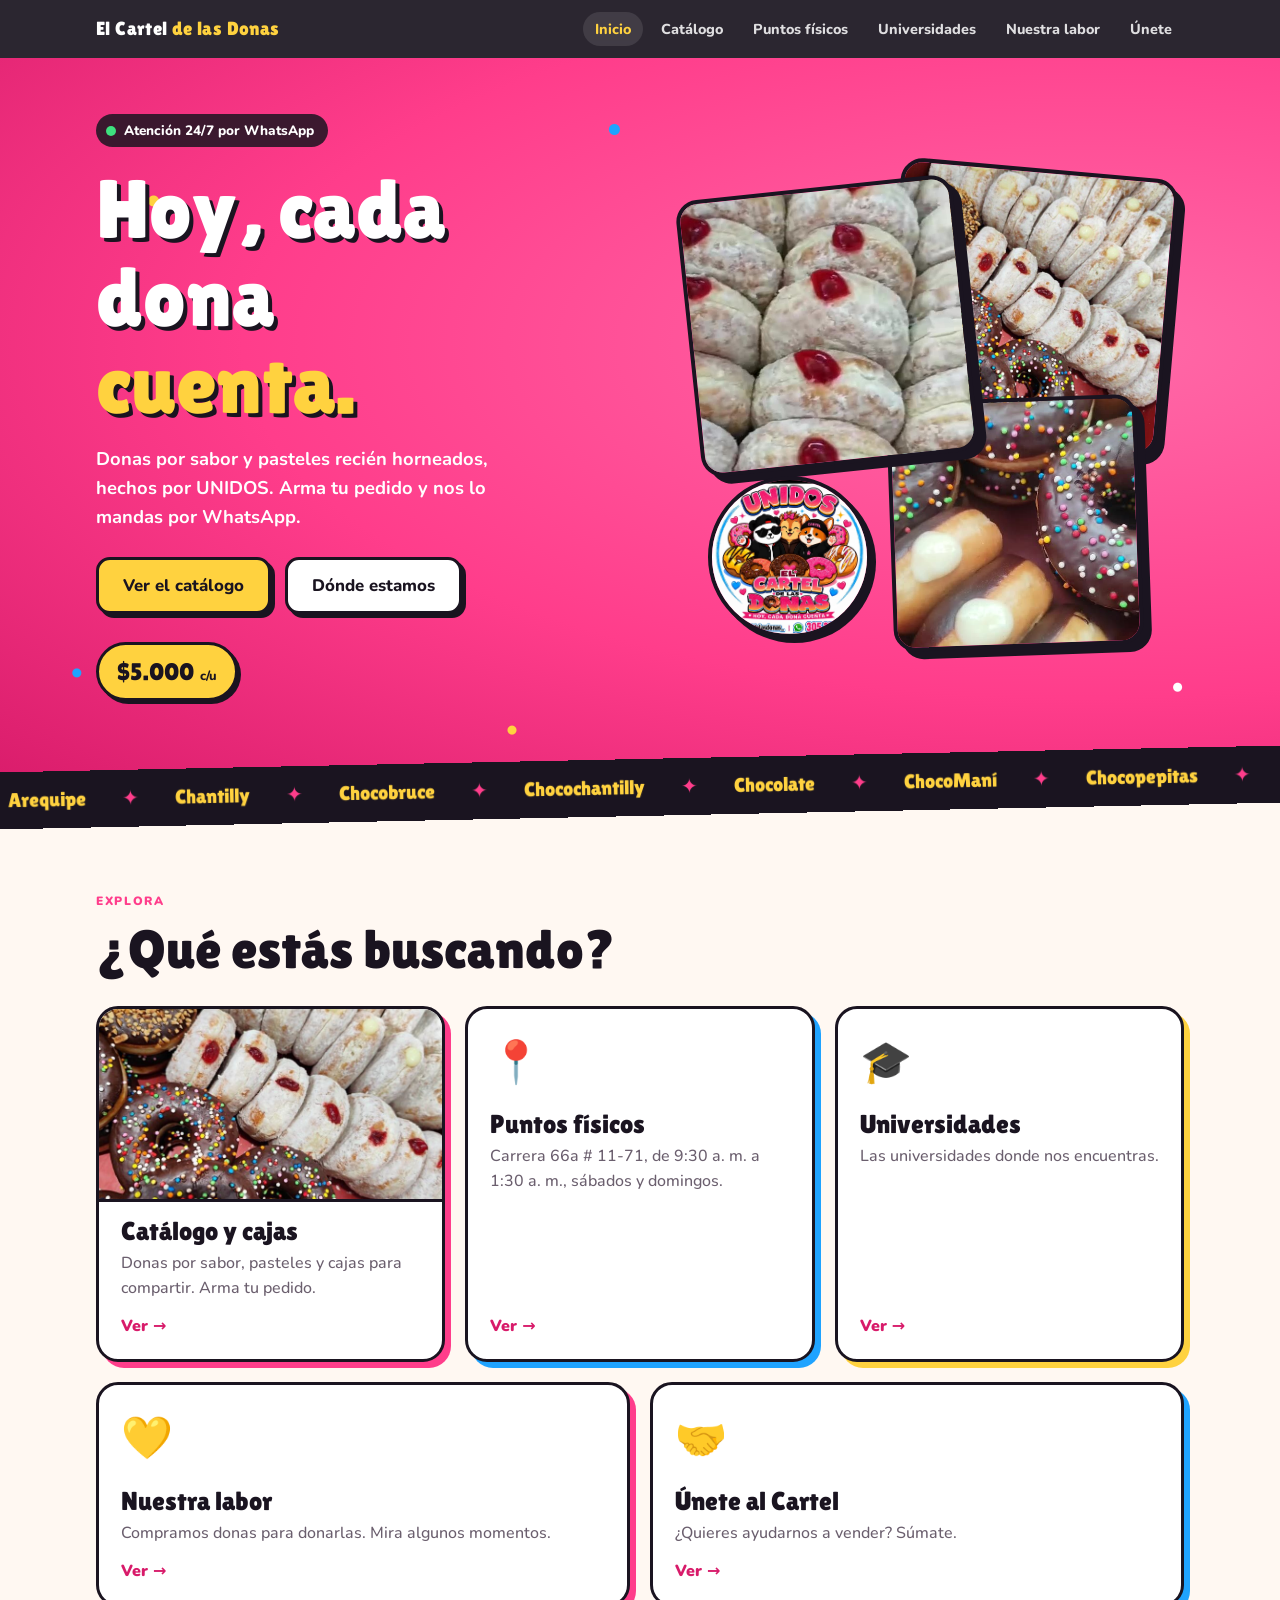
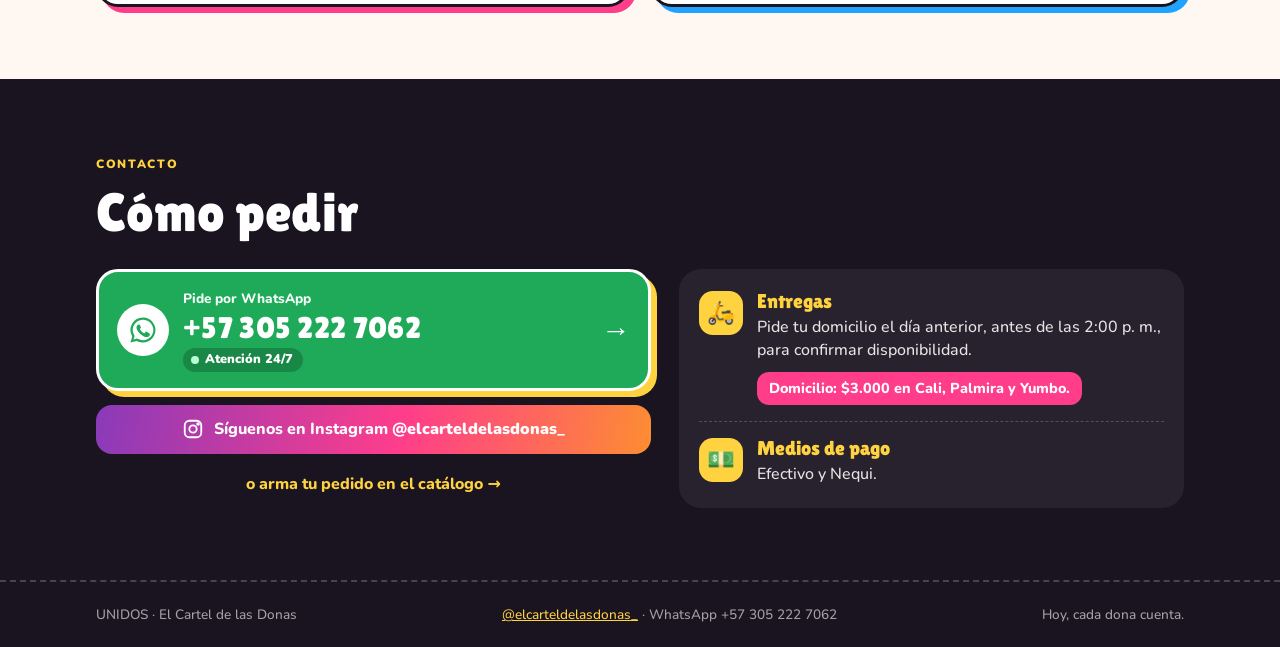
<file: index.html>
<!doctype html>
<html lang="es">
<head>
<meta charset="utf-8">
<meta name="viewport" content="width=device-width, initial-scale=1, viewport-fit=cover">
<title>El Cartel de las Donas</title>
<meta name="claude:viewport-fit-sides" content="cover">
<meta name="description" content="UNIDOS, El Cartel de las Donas. Donas por sabor y pasteles a $5.000 cada uno y cajas para compartir. Haz tu pedido por WhatsApp.">
<link rel="preconnect" href="https://fonts.googleapis.com">
<link rel="preconnect" href="https://fonts.gstatic.com" crossorigin>
<link rel="stylesheet" href="https://fonts.googleapis.com/css2?family=Lilita+One&family=Nunito:wght@500;700;800;900&display=swap">
<link rel="stylesheet" href="estilos.css">
<script>document.documentElement.classList.add("js");</script>
</head>
<body>
<header class="top"></header>

<main>
  <div class="hero">
    <div class="wrap">
      <div class="hero-texto">
        <span class="etiqueta-hero"><span class="punto-vivo" aria-hidden="true"></span> Atención 24/7 por WhatsApp</span>
        <h1>Hoy, cada dona <em>cuenta.</em></h1>
        <p>Donas por sabor y pasteles recién horneados, hechos por UNIDOS. Arma tu pedido y nos lo mandas por WhatsApp.</p>
        <div class="ctas">
          <a class="btn grande amarillo" href="cajas.html">Ver el catálogo</a>
          <a class="btn grande" href="puntos.html">Dónde estamos</a>
        </div>
        <span class="precio-sello">$5.000 <small>c/u</small></span>
      </div>
      <div class="collage" aria-label="Fotos de nuestras donas y pasteles">
        <video class="c1" src="img/donas-rellenas-video.mp4" poster="img/donas-rellenas-video.jpg" autoplay muted loop playsinline preload="metadata" aria-label="Video: bandejas de donas rellenas de fresa, chocolate y arequipe"></video>
        <img class="c2" src="img/caja-x30.jpg" alt="Donas con chocolate y chispas junto a donas rellenas" width="720" height="720" loading="lazy">
        <video class="c3" src="img/donas-chocolate-video.mp4" poster="img/donas-chocolate-video.jpg" autoplay muted loop playsinline preload="metadata" aria-label="Video: donas con chocolate y chispas de colores"></video>
        <img class="logo-flotante" src="img/logo.png" alt="Logo de UNIDOS, El Cartel de las Donas: un panda, una ardilla y un corgi rodeados de donas" width="335" height="332">
      </div>
    </div>
  </div>

  <div class="cinta" aria-hidden="true"><div class="cinta-track" id="cinta"></div></div>

  <section>
    <div class="wrap">
      <header class="cabeza reveal">
        <div class="eyebrow">Explora</div>
        <h2>¿Qué estás buscando?</h2>
      </header>
      <div class="tarjetas-portada" id="tarjetas"></div>
    </div>
  </section>

  <section class="info" id="contacto">
    <div class="wrap">
      <header class="cabeza reveal">
        <div class="eyebrow">Contacto</div>
        <h2>Cómo pedir</h2>
      </header>
      <div class="pedir">
        <div class="pedir-acciones">
          <a class="pedir-wa reveal" id="pedir-wa" target="_blank" rel="noopener">
            <span class="pedir-ico"><span class="ico-wa" aria-hidden="true"></span></span>
            <span class="pedir-txt">
              <small>Pide por WhatsApp</small>
              <strong id="num-pedidos"></strong>
              <em><i class="punto-vivo" aria-hidden="true"></i> <span id="pedir-atencion"></span></em>
            </span>
            <span class="pedir-flecha" aria-hidden="true">→</span>
          </a>
          <a class="pedir-ig reveal" id="link-ig" target="_blank" rel="noopener">
            <span class="ico-ig" aria-hidden="true"></span>
            <span>Síguenos en Instagram <b id="ig-usuario"></b></span>
          </a>
          <a class="pedir-catalogo reveal" href="cajas.html">o arma tu pedido en el catálogo →</a>
        </div>
        <ul class="pedir-datos reveal">
          <li>
            <span class="dato-ico" aria-hidden="true">🛵</span>
            <div>
              <h3>Entregas</h3>
              <p id="info-entregas"></p>
              <p class="chip-domicilio" id="info-domicilio"></p>
            </div>
          </li>
          <li>
            <span class="dato-ico" aria-hidden="true">💵</span>
            <div>
              <h3>Medios de pago</h3>
              <p id="info-pagos"></p>
              <span class="pendiente" id="pagos-pendiente"></span>
            </div>
          </li>
        </ul>
      </div>
    </div>
  </section>
</main>

<footer class="pie"></footer>
<script src="datos.js"></script>
<script src="sitio.js"></script>
<script>
  // Tarjetas de la portada: cada una lleva a su página.
  const TARJETAS = [
    { href: "cajas.html", titulo: "Catálogo y cajas", texto: "Donas por sabor, pasteles y cajas para compartir. Arma tu pedido.", img: "img/caja-x30.jpg", color: "rosa" },
    { href: "puntos.html", titulo: "Puntos físicos", texto: "Carrera 66a # 11-71, de 9:30 a. m. a 1:30 a. m., sábados y domingos.", icono: "📍", color: "azul" },
    { href: "universidades.html", titulo: "Universidades", texto: "Las universidades donde nos encuentras.", icono: "🎓", color: "amarillo" },
    { href: "donaciones.html", titulo: "Nuestra labor", texto: "Compramos donas para donarlas. Mira algunos momentos.", icono: "💛", color: "rosa" },
    { href: "unete.html", titulo: UNETE.titulo, texto: "¿Quieres ayudarnos a vender? Súmate.", icono: "🤝", color: "azul" }
  ];
  $("tarjetas").innerHTML = TARJETAS.map((t, i) => `
    <a class="tarjeta-portada t-${t.color}${t.img ? " con-foto" : ""} reveal" href="${t.href}" style="--d:${i * 70}ms">
      ${t.img ? `<img src="${t.img}" alt="" loading="lazy">` : `<span class="t-icono" aria-hidden="true">${t.icono}</span>`}
      <span class="t-cuerpo">
        <strong>${esc(t.titulo)}</strong>
        <span>${esc(t.texto)}</span>
        <span class="t-ir" aria-hidden="true">Ver →</span>
      </span>
    </a>`).join("");
  const sabores = SABORES.map(s => `<span>${esc(s)}</span>`).join("");
  $("cinta").innerHTML = `<div class="cinta-grupo">${sabores}</div><div class="cinta-grupo">${sabores}</div>`;
  $("num-pedidos").textContent = WHATSAPP_PEDIDOS_VISIBLE;
  $("pedir-wa").href = waLink(WHATSAPP_PEDIDOS, "¡Hola! Quiero hacer un pedido 🍩");
  $("pedir-atencion").textContent = AVISO_ATENCION;
  $("link-ig").href = "https://instagram.com/" + INSTAGRAM;
  $("ig-usuario").textContent = "@" + INSTAGRAM;
  $("info-entregas").textContent = AVISO_ENTREGAS;
  $("info-domicilio").textContent = DOMICILIO;
  $("info-pagos").textContent = PAGOS_TEXTO;
  if (PAGOS_PENDIENTE) $("pagos-pendiente").textContent = PAGOS_PENDIENTE; else $("pagos-pendiente").remove();
  animarEntradas();
</script>
<script>if (matchMedia("(prefers-reduced-motion: reduce)").matches) { document.querySelectorAll(".collage video").forEach(v => { v.removeAttribute("autoplay"); v.pause(); }); }</script>
</body>
</html>
</file>
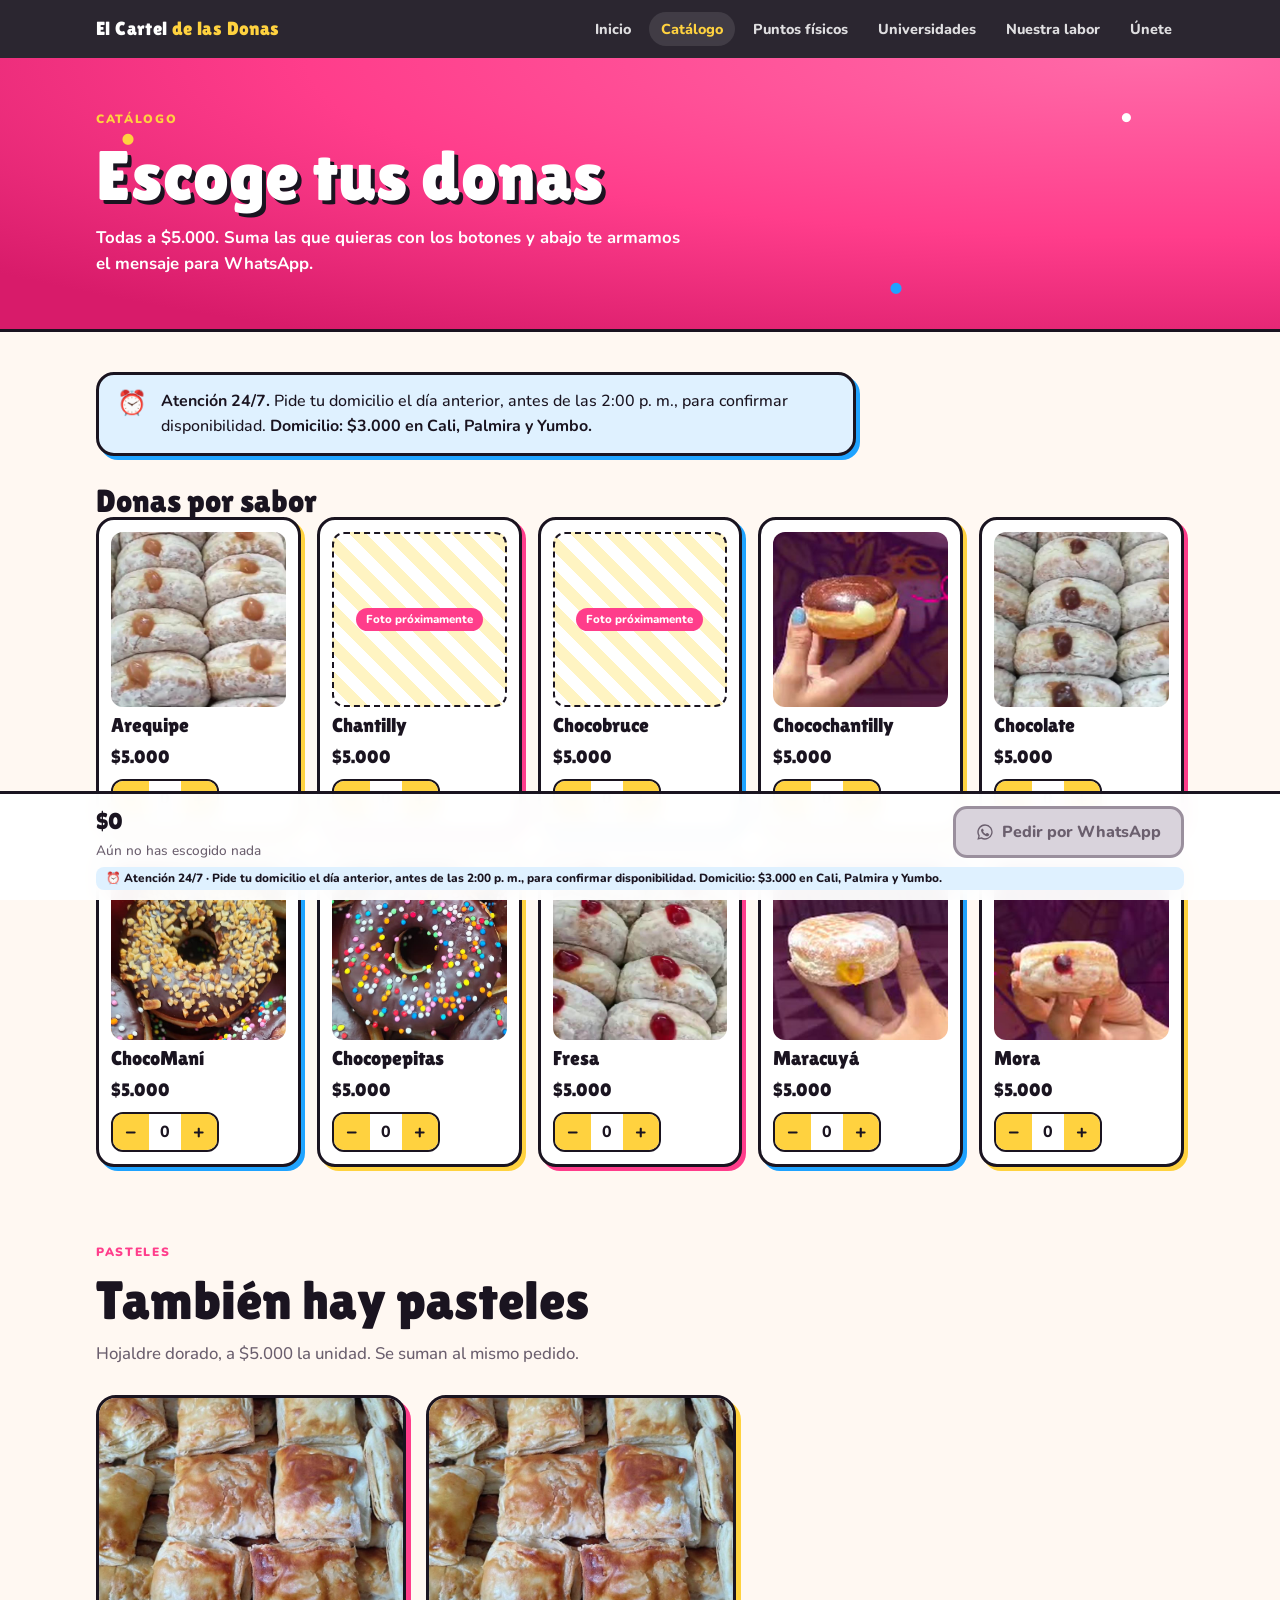
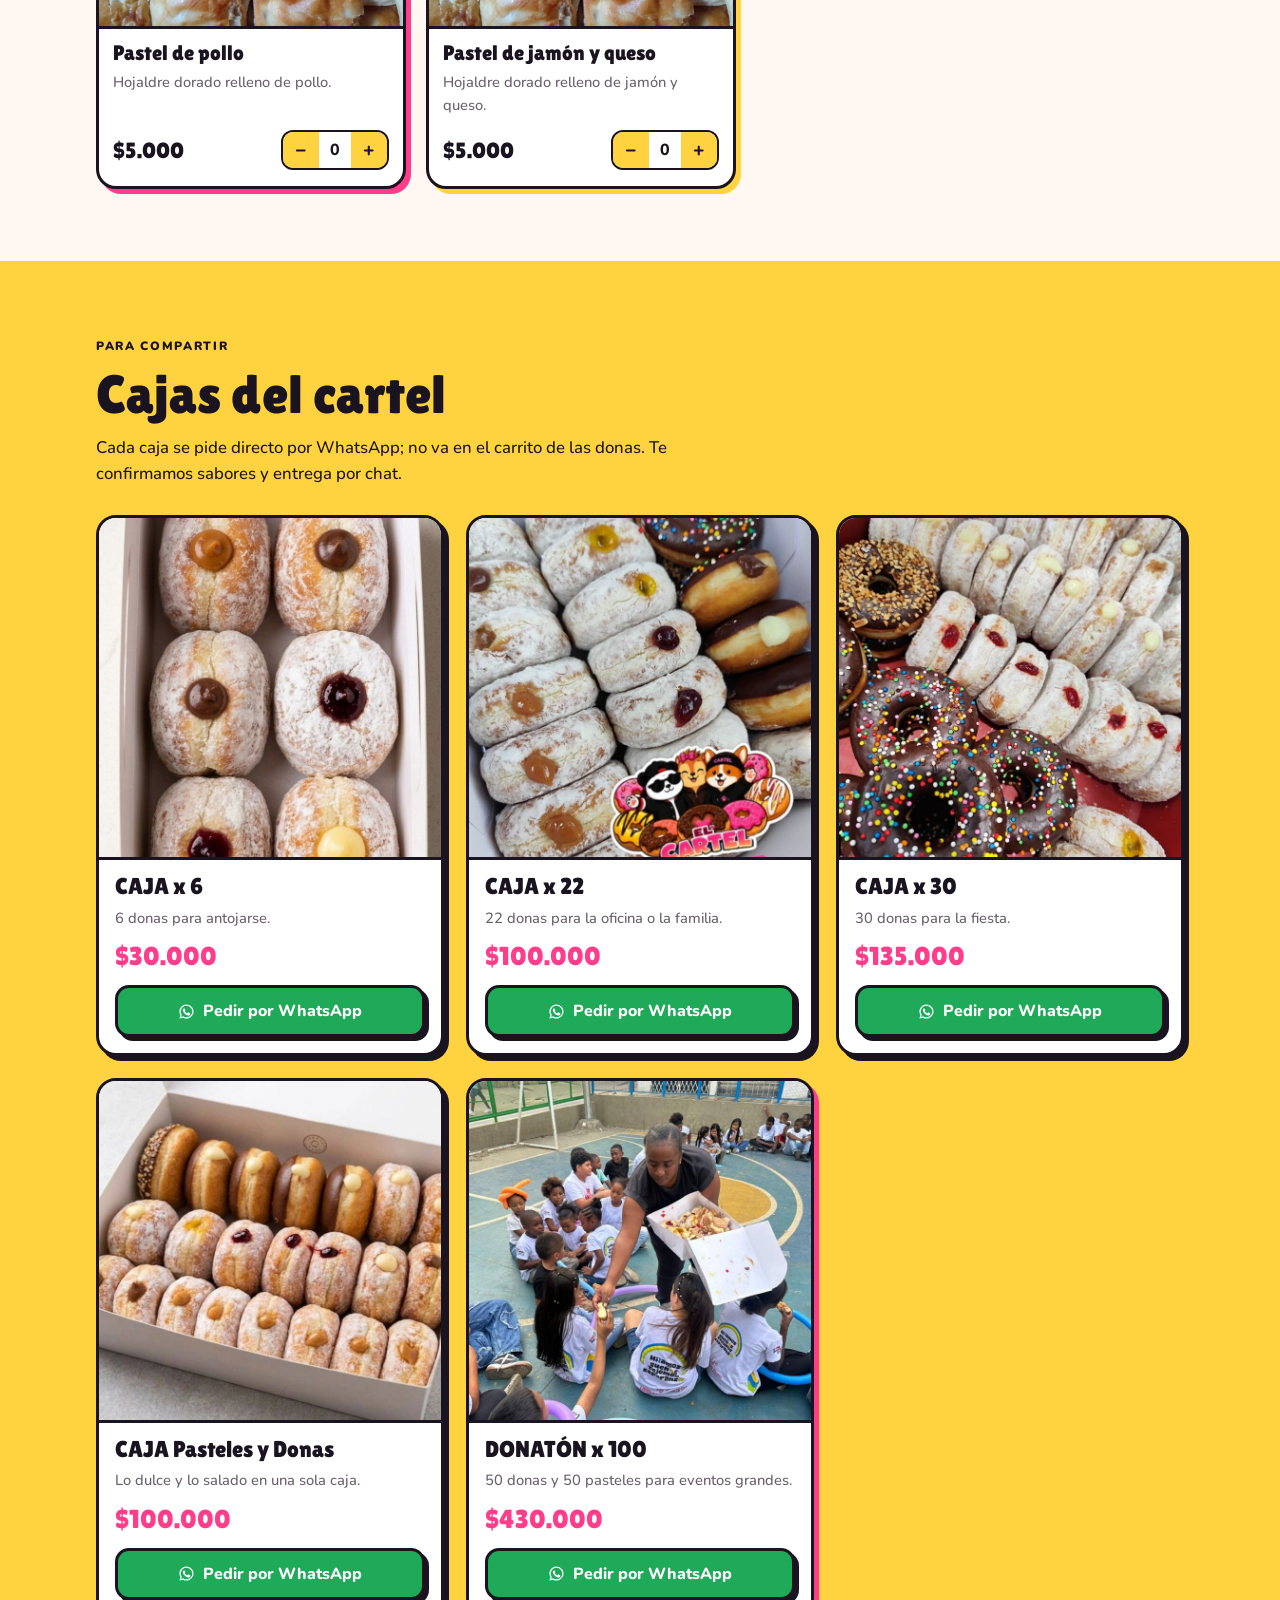
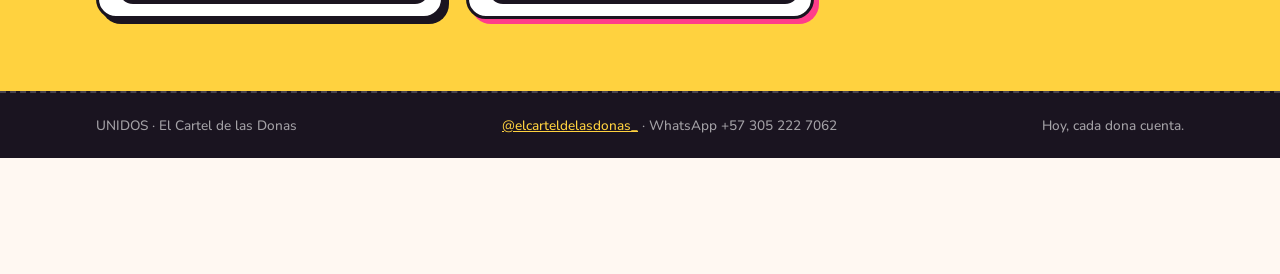
<file: cajas.html>
<!doctype html>
<html lang="es">
<head>
<meta charset="utf-8">
<meta name="viewport" content="width=device-width, initial-scale=1, viewport-fit=cover">
<title>Catálogo · El Cartel de las Donas</title>
<meta name="claude:viewport-fit-sides" content="cover">
<meta name="description" content="Catálogo de El Cartel de las Donas: donas por sabor y pasteles a $5.000, y cajas para compartir. Pide por WhatsApp.">
<link rel="preconnect" href="https://fonts.googleapis.com">
<link rel="preconnect" href="https://fonts.gstatic.com" crossorigin>
<link rel="stylesheet" href="https://fonts.googleapis.com/css2?family=Lilita+One&family=Nunito:wght@500;700;800;900&display=swap">
<link rel="stylesheet" href="estilos.css">
<script>document.documentElement.classList.add("js");</script>
</head>
<body class="con-pedido">
<header class="top"></header>

  <div class="pagina-cabeza ">
    <div class="wrap">
      <div class="eyebrow">Catálogo</div>
      <h1>Escoge tus donas</h1>
      <p class="lead">Todas a $5.000. Suma las que quieras con los botones y abajo te armamos el mensaje para WhatsApp.</p>
    </div>
  </div>
<main>
  <section class="sin-arriba">
    <div class="wrap">
      <div class="aviso-entregas reveal" id="aviso-catalogo"></div>
      <h2 class="sub reveal">Donas por sabor</h2>
      <div class="sabores" id="lista-sabores"></div>
    </div>
  </section>

  <section class="sin-arriba">
    <div class="wrap">
      <header class="cabeza reveal">
        <div class="eyebrow">Pasteles</div>
        <h2>También hay pasteles</h2>
        <p class="lead">Hojaldre dorado, a $5.000 la unidad. Se suman al mismo pedido.</p>
      </header>
      <div class="catalogo dos" id="lista-pasteles"></div>
    </div>
  </section>

  <section class="cajas-sec" id="cajas">
    <div class="wrap">
      <header class="cabeza reveal">
        <div class="eyebrow">Para compartir</div>
        <h2>Cajas del cartel</h2>
        <p class="lead">Cada caja se pide directo por WhatsApp; no va en el carrito de las donas. Te confirmamos sabores y entrega por chat.</p>
      </header>
      <div class="cajas" id="lista-cajas"></div>
    </div>
  </section>
</main>

<div class="pedido" role="region" aria-label="Tu pedido">
  <div class="wrap">
    <div class="resumen" aria-live="polite">
      <strong id="total">$0</strong>
      <span id="detalle">Aún no has escogido nada</span>
    </div>
    <button type="button" class="btn wa" id="enviar" disabled><span class="ico-wa" aria-hidden="true"></span> Pedir por WhatsApp</button>
    <small class="aviso-mini" id="aviso-barra"></small>
  </div>
</div>

<footer class="pie"></footer>
<script src="datos.js"></script>
<script src="sitio.js"></script>
<script>
  $("aviso-catalogo").innerHTML = `<span class="aviso-ico" aria-hidden="true">⏰</span><div><strong>${esc(AVISO_ATENCION)}.</strong> ${esc(AVISO_ENTREGAS)} <strong>${esc(DOMICILIO)}</strong></div>`;
  $("aviso-barra").textContent = `${AVISO_ATENCION} · ${AVISO_ENTREGAS} ${DOMICILIO}`;

  const sabores = SABORES.map(s => ({ id: "sabor-" + s.toLowerCase().normalize("NFD").replace(/[^a-z]/g, ""), sabor: s, nombre: "Dona de " + s, img: FOTOS[s] }));
  const PRODUCTOS = [...sabores, ...PASTELES];
  const cant = Object.fromEntries(PRODUCTOS.map(p => [p.id, 0]));
  const stepper = p => `
          <div class="stepper">
            <button type="button" data-id="${p.id}" data-d="-1" aria-label="Quitar una: ${p.nombre}">−</button>
            <output id="q-${p.id}">0</output>
            <button type="button" data-id="${p.id}" data-d="1" aria-label="Agregar una: ${p.nombre}">+</button>
          </div>`;
  $("lista-sabores").innerHTML = sabores.map((p, i) => `
    <article class="sabor-card reveal" id="card-${p.id}" style="--d:${(i % 5) * 60}ms">
      ${p.img ? `<img src="${p.img}" alt="${p.nombre}" loading="lazy">` : `<div class="foto-sabor" aria-hidden="true"><span>Foto próximamente</span></div>`}
      <h3>${p.sabor}</h3>
      <div class="fila"><span class="precio">${pesos(PRECIO)}</span>${stepper(p)}</div>
    </article>`).join("");
  $("lista-pasteles").innerHTML = PASTELES.map((p, i) => `
    <article class="dona pastel reveal" id="card-${p.id}" style="--d:${i * 80}ms">
      <div class="dona-foto"><img src="${p.img}" alt="${p.nombre}" loading="lazy"></div>
      <div class="dona-body">
        <h3>${p.nombre}</h3>
        <p>${p.desc}</p>
        <div class="fila"><span class="precio">${pesos(PRECIO)}</span>${stepper(p)}</div>
      </div>
    </article>`).join("");
  $("lista-cajas").innerHTML = CAJAS.map((c, i) => `
    <article class="caja${c.destacada ? " destacada" : ""} reveal" style="--d:${(i % 3) * 70}ms">
      <img src="${c.img}" alt="${c.nombre}" loading="lazy">
      <div class="caja-body">
        <h3>${c.nombre}</h3>
        <p>${c.desc}</p>
        <span class="precio">${pesos(c.precio)}</span>
        <a class="btn wa" href="${waLink(WHATSAPP_PEDIDOS, "Quiero pedir " + c.nombre)}" target="_blank" rel="noopener"><span class="ico-wa" aria-hidden="true"></span> Pedir por WhatsApp</a>
      </div>
    </article>`).join("");

  const reiniciar = (el, clase) => { el.classList.remove(clase); void el.offsetWidth; el.classList.add(clase); };
  document.querySelector("main").addEventListener("click", e => {
    const b = e.target.closest("button[data-id]");
    if (!b) return;
    const id = b.dataset.id;
    cant[id] = Math.max(0, cant[id] + Number(b.dataset.d));
    const out = $("q-" + id);
    out.textContent = cant[id];
    reiniciar(out, "salta");
    $("card-" + id).classList.toggle("elegida", cant[id] > 0);
    actualizar(true);
  });

  let mensajePedido = "";
  function actualizar(animar) {
    const items = PRODUCTOS.filter(p => cant[p.id] > 0);
    const unidades = items.reduce((s, p) => s + cant[p.id], 0);
    const total = unidades * PRECIO;
    $("total").textContent = pesos(total);
    if (animar) reiniciar($("total"), "salta");
    $("detalle").textContent = unidades
      ? `${unidades} producto${unidades > 1 ? "s" : ""}: ` + items.map(p => `${cant[p.id]} ${p.nombre}`).join(", ")
      : "Aún no has escogido nada";
    const lineas = items.map(p => `• ${cant[p.id]} x ${p.nombre} (${pesos(cant[p.id] * PRECIO)})`);
    mensajePedido = `¡Hola, Cartel de las Donas! Quiero hacer este pedido:\n${lineas.join("\n")}\nTotal: ${pesos(total)}\n\nMi nombre: \nDirección o punto de entrega: \nFecha y hora de entrega: `;
    // Con el carrito vacío el botón queda deshabilitado de verdad (no se puede pulsar ni enfocar).
    $("enviar").disabled = unidades === 0;
    document.body.classList.toggle("hay-pedido", unidades > 0);
  }
  $("enviar").addEventListener("click", () => {
    if ($("enviar").disabled) return;
    window.open(waLink(WHATSAPP_PEDIDOS, mensajePedido), "_blank", "noopener");
  });
  actualizar(false);
  animarEntradas();
</script>
</body>
</html>
</file>
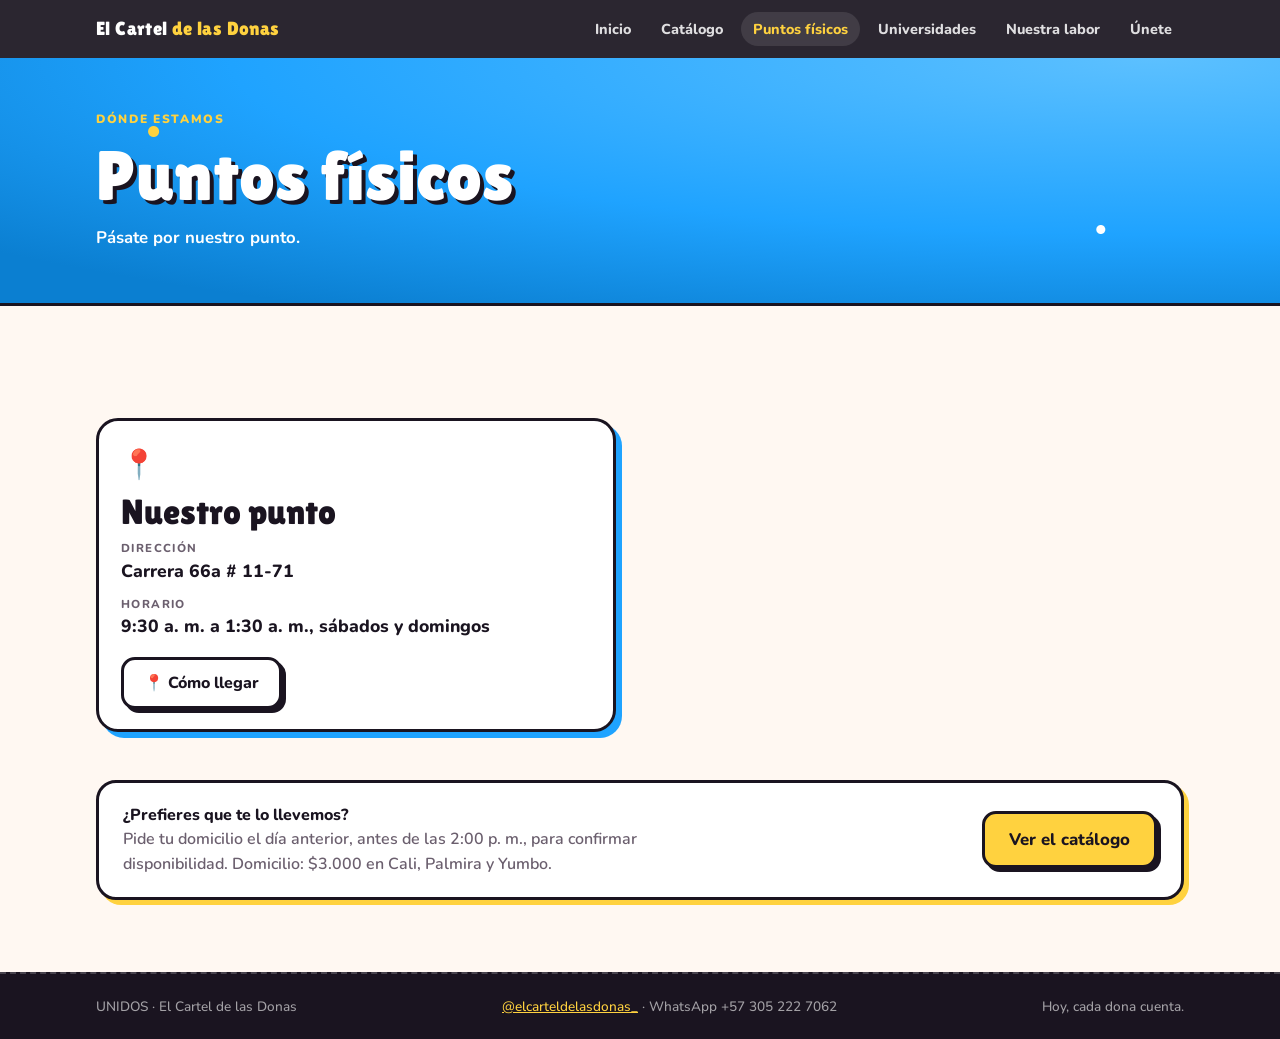
<file: puntos.html>
<!doctype html>
<html lang="es">
<head>
<meta charset="utf-8">
<meta name="viewport" content="width=device-width, initial-scale=1, viewport-fit=cover">
<title>Puntos físicos · El Cartel de las Donas</title>
<meta name="claude:viewport-fit-sides" content="cover">
<meta name="description" content="Puntos físicos de El Cartel de las Donas: Carrera 66a # 11-71, Cali, de 9:30 a. m. a 1:30 a. m., sábados y domingos.">
<link rel="preconnect" href="https://fonts.googleapis.com">
<link rel="preconnect" href="https://fonts.gstatic.com" crossorigin>
<link rel="stylesheet" href="https://fonts.googleapis.com/css2?family=Lilita+One&family=Nunito:wght@500;700;800;900&display=swap">
<link rel="stylesheet" href="estilos.css">
<script>document.documentElement.classList.add("js");</script>
</head>
<body>
<header class="top"></header>

  <div class="pagina-cabeza azul">
    <div class="wrap">
      <div class="eyebrow">Dónde estamos</div>
      <h1>Puntos físicos</h1>
      <p class="lead">Pásate por nuestro punto.</p>
    </div>
  </div>
<main>
  <section>
    <div class="wrap">
      <div class="puntos" id="lista-puntos"></div>
      <div class="cta-final reveal">
        <p>¿Prefieres que te lo llevemos? <span id="aviso-puntos"></span></p>
        <a class="btn grande amarillo" href="cajas.html">Ver el catálogo</a>
      </div>
    </div>
  </section>
</main>

<footer class="pie"></footer>
<script src="datos.js"></script>
<script src="sitio.js"></script>
<script>
  $("lista-puntos").innerHTML = PUNTOS.map((p, i) => `
    <article class="punto reveal" style="--d:${i * 80}ms">
      <span class="pin" aria-hidden="true">📍</span>
      <h2>${esc(p.nombre)}</h2>
      ${p.direccion ? `<p class="direccion"><span>Dirección</span> ${conPendientes(p.direccion)}</p>` : ""}
      <p class="horario"><span>Horario</span> ${conPendientes(p.horario)}</p>
      ${p.detalle ? `<p class="detalle">${conPendientes(p.detalle)}</p>` : ""}
      ${p.direccion && !p.direccion.includes("[PENDIENTE") ? `<a class="btn como-llegar" href="https://www.google.com/maps/search/?api=1&query=${encodeURIComponent(p.direccion + ", Cali, Colombia")}" target="_blank" rel="noopener">📍 Cómo llegar</a>` : ""}
    </article>`).join("");
  $("aviso-puntos").textContent = AVISO_ENTREGAS + " " + DOMICILIO;
  animarEntradas();
</script>
</body>
</html>
</file>
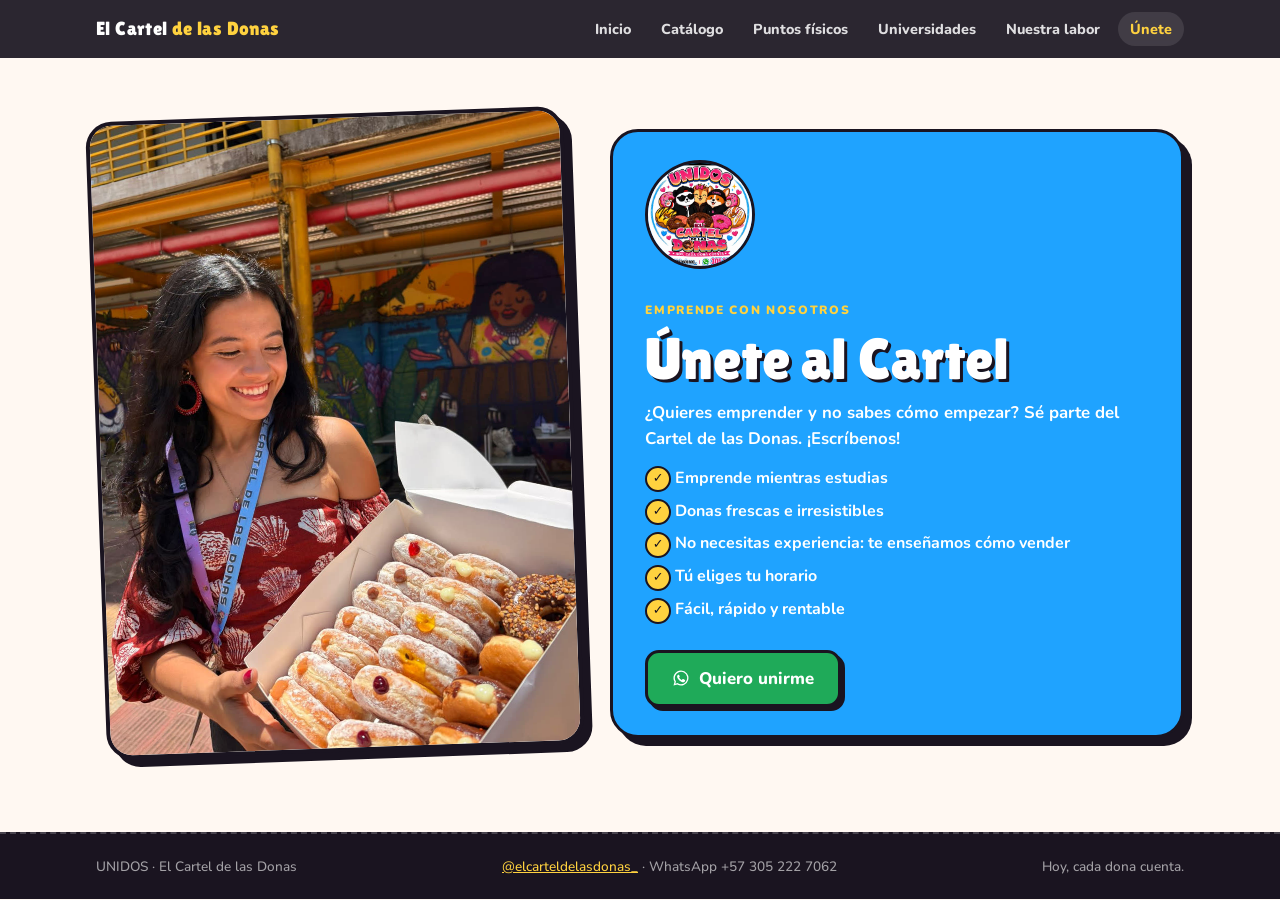
<file: unete.html>
<!doctype html>
<html lang="es">
<head>
<meta charset="utf-8">
<meta name="viewport" content="width=device-width, initial-scale=1, viewport-fit=cover">
<title>Únete al Cartel · El Cartel de las Donas</title>
<meta name="claude:viewport-fit-sides" content="cover">
<meta name="description" content="¿Quieres emprender y no sabes cómo empezar? Sé parte del Cartel de las Donas. Escríbenos por WhatsApp.">
<link rel="preconnect" href="https://fonts.googleapis.com">
<link rel="preconnect" href="https://fonts.gstatic.com" crossorigin>
<link rel="stylesheet" href="https://fonts.googleapis.com/css2?family=Lilita+One&family=Nunito:wght@500;700;800;900&display=swap">
<link rel="stylesheet" href="estilos.css">
<script>document.documentElement.classList.add("js");</script>
</head>
<body>
<header class="top"></header>

<main>
  <section class="unete">
    <div class="wrap unete-grid">
      <figure class="unete-foto reveal">
        <img src="img/unete-duena.jpg" alt="La dueña del Cártel de las Donas, con la escarapela del Cártel, sonríe sosteniendo una caja de donas rellenas" width="900" height="1200">
      </figure>
      <div class="unete-caja reveal">
        <img src="img/logo.png" alt="" width="335" height="332">
        <div>
          <div class="eyebrow">Emprende con nosotros</div>
          <h1 id="unete-titulo"></h1>
          <p id="unete-texto"></p>
          <ul class="unete-lista" id="unete-lista"></ul>
          <p class="nota-pendiente" id="unete-pendiente"></p>
        </div>
        <a class="btn grande wa" id="btn-unete" href="#" target="_blank" rel="noopener"><span class="ico-wa" aria-hidden="true"></span> Quiero unirme</a>
      </div>
    </div>
  </section>
</main>

<footer class="pie"></footer>
<script src="datos.js"></script>
<script src="sitio.js"></script>
<script>
  $("unete-titulo").textContent = UNETE.titulo;
  $("unete-texto").textContent = UNETE.texto;
  $("unete-lista").innerHTML = (UNETE.puntos || []).map(t => `<li>${esc(t)}</li>`).join("");
  $("btn-unete").href = waLink(WHATSAPP_UNETE, UNETE.mensaje);
  if (UNETE.pendiente) $("unete-pendiente").innerHTML = conPendientes(UNETE.pendiente); else $("unete-pendiente").remove();
  animarEntradas();
</script>
</body>
</html>
</file>
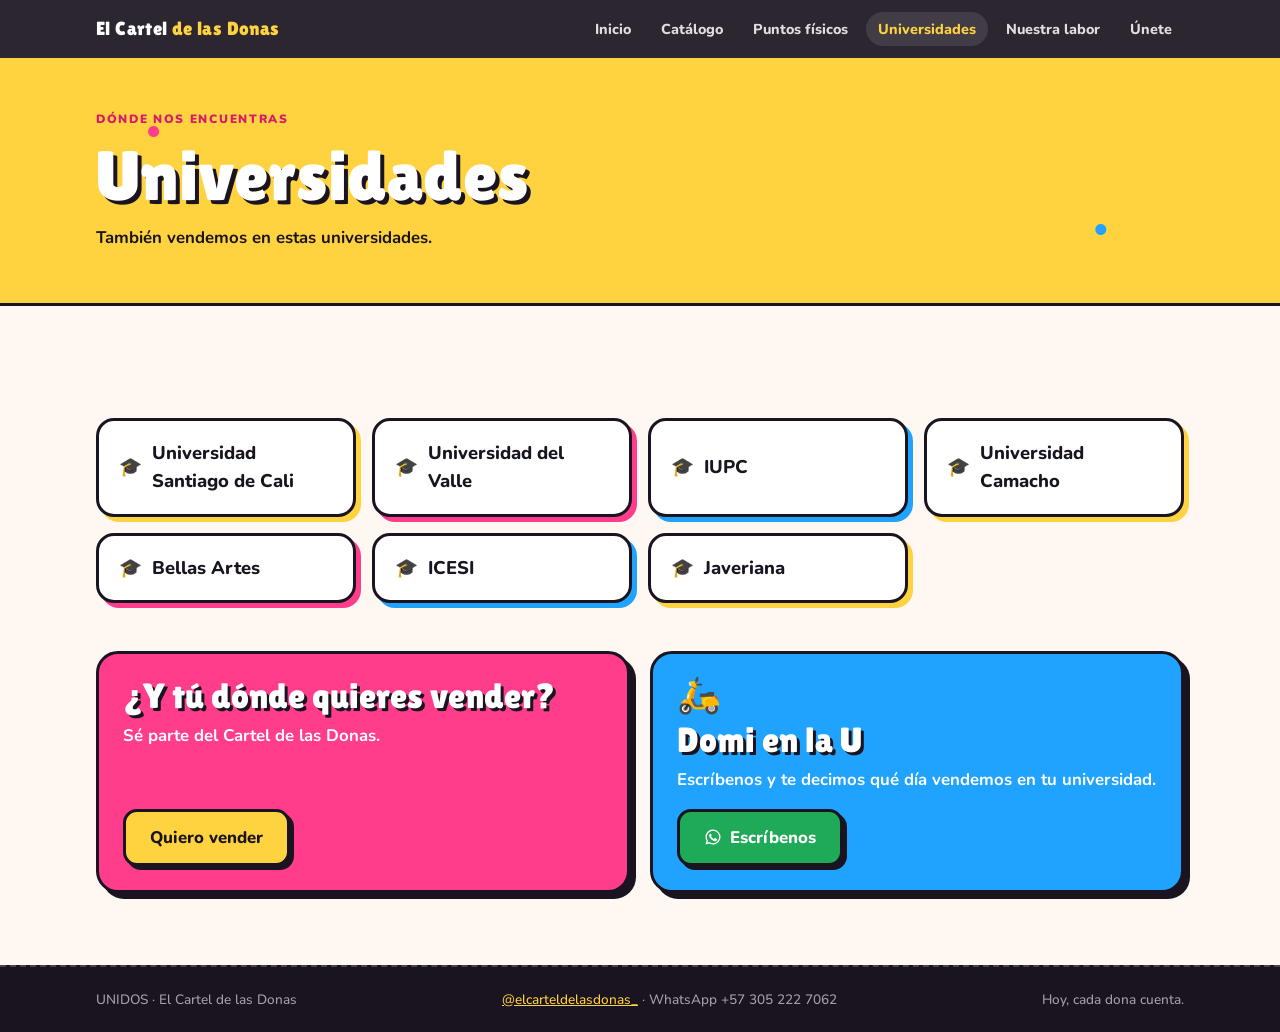
<file: universidades.html>
<!doctype html>
<html lang="es">
<head>
<meta charset="utf-8">
<meta name="viewport" content="width=device-width, initial-scale=1, viewport-fit=cover">
<title>Universidades · El Cartel de las Donas</title>
<meta name="claude:viewport-fit-sides" content="cover">
<meta name="description" content="Universidades donde vende El Cartel de las Donas.">
<link rel="preconnect" href="https://fonts.googleapis.com">
<link rel="preconnect" href="https://fonts.gstatic.com" crossorigin>
<link rel="stylesheet" href="https://fonts.googleapis.com/css2?family=Lilita+One&family=Nunito:wght@500;700;800;900&display=swap">
<link rel="stylesheet" href="estilos.css">
<script>document.documentElement.classList.add("js");</script>
</head>
<body>
<header class="top"></header>

  <div class="pagina-cabeza amarillo">
    <div class="wrap">
      <div class="eyebrow">Dónde nos encuentras</div>
      <h1>Universidades</h1>
      <p class="lead">También vendemos en estas universidades.</p>
    </div>
  </div>
<main>
  <section>
    <div class="wrap">
      <ul class="universidades grande" id="lista-universidades"></ul>
      <div class="u-botones">
        <div class="u-boton reveal">
          <h2 id="u-vender-titulo"></h2>
          <p id="u-vender-texto"></p>
          <a class="btn grande amarillo" id="u-vender-btn" href="unete.html"></a>
        </div>
        <div class="u-boton domi reveal" style="--d:80ms">
          <span class="u-icono" aria-hidden="true">🛵</span>
          <h2 id="u-domi-titulo"></h2>
          <p id="u-domi-texto"></p>
          <a class="btn grande wa" id="u-domi-btn" href="#" target="_blank" rel="noopener"><span class="ico-wa" aria-hidden="true"></span> <span id="u-domi-btn-txt"></span></a>
        </div>
      </div>
    </div>
  </section>
</main>

<footer class="pie"></footer>
<script src="datos.js"></script>
<script src="sitio.js"></script>
<script>
  $("lista-universidades").innerHTML = UNIVERSIDADES.map((u, i) => `<li class="reveal" style="--d:${i * 50}ms"><span aria-hidden="true">🎓</span> ${esc(u)}</li>`).join("");
  const ub = UNIVERSIDADES_BOTONES;
  $("u-vender-titulo").textContent = ub.vender.titulo;
  $("u-vender-texto").textContent = ub.vender.texto;
  $("u-vender-btn").textContent = ub.vender.boton;
  $("u-domi-titulo").textContent = ub.domi.titulo;
  $("u-domi-texto").textContent = ub.domi.texto;
  $("u-domi-btn-txt").textContent = ub.domi.boton;
  $("u-domi-btn").href = waLink(WHATSAPP_PEDIDOS, ub.domi.mensaje);
  animarEntradas();
</script>
</body>
</html>
</file>
<file: estilos.css>
/* El Cartel de las Donas — cartel callejero de colores, con stickers, sombras sólidas y movimiento suave. */
:root {
  --rosa: #ff3d8b;
  --rosa-osc: #d81b6a;
  --rosa-suave: #ffe1ee;
  --amarillo: #ffd23f;
  --amarillo-suave: #fff4c2;
  --azul: #1fa3ff;
  --azul-suave: #dff1ff;
  --negro: #1a1420;
  --crema: #fff8f2;
  --gris: #6b5f6e;
  --wa: #1faa59;
  --display: "Lilita One", "Arial Rounded MT Bold", "Trebuchet MS", sans-serif;
  --body: "Nunito", "Segoe UI", system-ui, sans-serif;
  --suave: cubic-bezier(.2, .8, .2, 1);
  --rebote: cubic-bezier(.34, 1.56, .64, 1);
  color-scheme: light;
}
* { box-sizing: border-box; }
html { scroll-behavior: smooth; scroll-padding-top: 72px; overflow-x: clip; }
body {
  margin: 0;
  background: var(--crema);
  color: var(--negro);
  font: 500 16px/1.55 var(--body);
  overflow-x: hidden;
}
body.con-pedido { padding-bottom: 116px; }
img { max-width: 100%; height: auto; }
.volver { margin-top: 28px; }
.pagina-cajas { padding-top: 48px; }
.wrap {
  max-width: 1120px;
  margin: 0 auto;
  padding-left: max(16px, env(safe-area-inset-left, 0px));
  padding-right: max(16px, env(safe-area-inset-right, 0px));
}
h1, h2, h3 { font-family: var(--display); font-weight: 400; line-height: 1.05; text-wrap: balance; margin: 0; }
a { color: inherit; }
:focus-visible { outline: 3px solid var(--azul); outline-offset: 3px; border-radius: 6px; }

/* Encabezado fijo */
.top {
  position: sticky; top: 0; z-index: 30;
  background: rgba(26, 20, 32, .92);
  -webkit-backdrop-filter: blur(10px); backdrop-filter: blur(10px);
  color: #fff;
}
.top .wrap { display: flex; align-items: center; justify-content: space-between; gap: 16px; padding-block: 12px; }
.marca { text-decoration: none; flex-shrink: 0; }
.top b { font-family: var(--display); font-weight: 400; font-size: 1.2rem; letter-spacing: .02em; }
.top b span { color: var(--amarillo); }
.top nav { display: flex; gap: 6px; font-weight: 800; font-size: .9rem; overflow-x: auto; scrollbar-width: none; }
.top nav::-webkit-scrollbar { display: none; }
.top nav a { text-decoration: none; padding: 6px 12px; border-radius: 999px; white-space: nowrap; opacity: .85; transition: background .2s, color .2s, opacity .2s; }
.top nav a:hover, .top nav a[aria-current] { opacity: 1; background: rgba(255,255,255,.1); color: var(--amarillo); }

/* Menú en celular */
.menu-btn { display: none; align-items: center; gap: 8px; background: transparent; color: #fff; border: 2px solid rgba(255,255,255,.35); border-radius: 12px; padding: 8px 12px; font: 800 .9rem var(--body); cursor: pointer; }
.hamburguesa { display: inline-grid; gap: 4px; width: 18px; }
.hamburguesa i { display: block; height: 2px; background: currentColor; border-radius: 2px; transition: transform .25s var(--suave), opacity .2s; }
.abierto .hamburguesa i:nth-child(1) { transform: translateY(6px) rotate(45deg); }
.abierto .hamburguesa i:nth-child(2) { opacity: 0; }
.abierto .hamburguesa i:nth-child(3) { transform: translateY(-6px) rotate(-45deg); }

/* Cabecera de cada página */
.pagina-cabeza {
  background:
    radial-gradient(circle at 10% 30%, var(--amarillo) 0 5px, transparent 6px),
    radial-gradient(circle at 88% 22%, #fff 0 4px, transparent 5px),
    radial-gradient(circle at 70% 85%, var(--azul) 0 5px, transparent 6px),
    radial-gradient(120% 120% at 90% 0, #ff6aa8 0, var(--rosa) 55%, var(--rosa-osc) 100%);
  color: #fff; border-bottom: 3px solid var(--negro); margin-bottom: 40px;
}
.pagina-cabeza .wrap { padding-block: 48px 52px; animation: entrar .8s var(--suave) both; }
.pagina-cabeza h1 { font-size: clamp(2.6rem, 7vw, 4.4rem); text-shadow: 4px 4px 0 var(--negro); }
.pagina-cabeza .eyebrow { color: var(--amarillo); }
.pagina-cabeza .lead { color: #fff; font-weight: 700; }
.pagina-cabeza.azul { background: radial-gradient(circle at 12% 30%, var(--amarillo) 0 5px, transparent 6px), radial-gradient(circle at 86% 70%, #fff 0 4px, transparent 5px), radial-gradient(120% 120% at 90% 0, #5cc0ff 0, var(--azul) 60%, #0b7fd1 100%); }
.pagina-cabeza.amarillo { background: radial-gradient(circle at 12% 30%, var(--rosa) 0 5px, transparent 6px), radial-gradient(circle at 86% 70%, var(--azul) 0 5px, transparent 6px), var(--amarillo); color: var(--negro); }
.pagina-cabeza.amarillo h1 { color: #fff; }
.pagina-cabeza.amarillo .eyebrow { color: var(--rosa-osc); }
.pagina-cabeza.amarillo .lead { color: var(--negro); }
.pagina-cabeza.labor { background: radial-gradient(circle at 8% 20%, rgba(255,61,139,.22) 0 90px, transparent 91px), radial-gradient(circle at 94% 90%, rgba(31,163,255,.18) 0 120px, transparent 121px), var(--amarillo-suave); color: var(--negro); }
.pagina-cabeza.labor h1 { color: var(--negro); text-shadow: 3px 3px 0 var(--rosa); }
.pagina-cabeza.labor .eyebrow { color: var(--rosa-osc); }
.labor-texto p { margin: 16px 0 0; font-size: 1.15rem; max-width: 56ch; }
.cta-final { margin-top: 48px; display: flex; flex-wrap: wrap; align-items: center; justify-content: space-between; gap: 16px; background: #fff; border: 3px solid var(--negro); border-radius: 20px; padding: 20px 24px; box-shadow: 5px 5px 0 var(--amarillo); }
.cta-final p { margin: 0; font-weight: 800; max-width: 60ch; }
.cta-final p span { display: block; font-weight: 600; color: var(--gris); }

/* Tarjetas de la portada */
.tarjetas-portada { display: grid; grid-template-columns: repeat(6, minmax(0, 1fr)); gap: 20px; }
.tarjeta-portada {
  grid-column: span 2; position: relative; display: flex; flex-direction: column; text-decoration: none;
  background: #fff; border: 3px solid var(--negro); border-radius: 22px; overflow: hidden;
  box-shadow: 6px 6px 0 var(--rosa); transition: transform .25s var(--suave), box-shadow .25s var(--suave);
}
.tarjeta-portada:nth-child(4), .tarjeta-portada:nth-child(5) { grid-column: span 3; }
.tarjeta-portada.t-azul { box-shadow: 6px 6px 0 var(--azul); }
.tarjeta-portada.t-amarillo { box-shadow: 6px 6px 0 var(--amarillo); }
.tarjeta-portada:hover { transform: translate(-3px, -3px) rotate(-.5deg); box-shadow: 10px 10px 0 var(--negro); }
.tarjeta-portada img { width: 100%; aspect-ratio: 16 / 9; object-fit: cover; border-bottom: 3px solid var(--negro); transition: transform .5s var(--suave); }
.tarjeta-portada:hover img { transform: scale(1.05); }
.t-icono { font-size: 2.6rem; padding: 22px 22px 0; transition: transform .3s var(--rebote); }
.tarjeta-portada:hover .t-icono { transform: scale(1.15) rotate(-8deg); }
.t-cuerpo { display: flex; flex-direction: column; gap: 6px; padding: 16px 22px 20px; flex: 1; }
.t-cuerpo strong { font-family: var(--display); font-weight: 400; font-size: 1.6rem; line-height: 1.05; }
.t-cuerpo > span { color: var(--gris); }
.t-cuerpo .t-ir { margin-top: auto; padding-top: 8px; font-weight: 900; color: var(--rosa-osc); }

/* Botones */
.btn {
  display: inline-flex; align-items: center; gap: 8px; justify-content: center; text-align: center;
  font: 800 1rem var(--body); text-decoration: none; cursor: pointer;
  padding: 12px 20px; border-radius: 14px; border: 3px solid var(--negro);
  background: #fff; color: var(--negro); box-shadow: 4px 4px 0 var(--negro);
  transition: transform .18s var(--suave), box-shadow .18s var(--suave), background .2s, opacity .2s;
}
.btn:hover { transform: translate(-2px, -2px); box-shadow: 6px 6px 0 var(--negro); }
.btn:active { transform: translate(3px, 3px); box-shadow: 1px 1px 0 var(--negro); }
.btn.grande { padding: 14px 24px; font-size: 1.05rem; }
.btn.amarillo { background: var(--amarillo); }
.btn.wa { background: var(--wa); color: #fff; }
.btn:disabled, .btn[disabled] {
  background: #d9d3dc; color: #6b5f6e; border-color: #9a8f9d;
  box-shadow: none; cursor: not-allowed; transform: none;
}
.ico-wa {
  width: 1.1em; height: 1.1em; flex-shrink: 0; background: currentColor;
  -webkit-mask: url("data:image/svg+xml,%3Csvg xmlns='http://www.w3.org/2000/svg' viewBox='0 0 24 24'%3E%3Cpath d='M12 2a10 10 0 0 0-8.6 15.1L2 22l5-1.3A10 10 0 1 0 12 2Zm0 18.2a8.2 8.2 0 0 1-4.2-1.2l-.3-.2-3 .8.8-2.9-.2-.3A8.2 8.2 0 1 1 12 20.2Zm4.5-6.1c-.2-.1-1.5-.7-1.7-.8-.2-.1-.4-.1-.6.1l-.8 1c-.1.2-.3.2-.5.1a6.7 6.7 0 0 1-3.3-2.9c-.2-.4.2-.4.7-1.3.1-.2 0-.3 0-.4l-.8-1.8c-.2-.5-.4-.4-.6-.4h-.5a1 1 0 0 0-.7.3 3 3 0 0 0-.9 2.2 5.2 5.2 0 0 0 1.1 2.7 11.8 11.8 0 0 0 4.5 4c1.7.7 2.3.8 3.2.6.5-.1 1.5-.6 1.7-1.2.2-.6.2-1.1.2-1.2-.1-.1-.3-.2-.5-.3Z'/%3E%3C/svg%3E") center / contain no-repeat;
          mask: url("data:image/svg+xml,%3Csvg xmlns='http://www.w3.org/2000/svg' viewBox='0 0 24 24'%3E%3Cpath d='M12 2a10 10 0 0 0-8.6 15.1L2 22l5-1.3A10 10 0 1 0 12 2Zm0 18.2a8.2 8.2 0 0 1-4.2-1.2l-.3-.2-3 .8.8-2.9-.2-.3A8.2 8.2 0 1 1 12 20.2Zm4.5-6.1c-.2-.1-1.5-.7-1.7-.8-.2-.1-.4-.1-.6.1l-.8 1c-.1.2-.3.2-.5.1a6.7 6.7 0 0 1-3.3-2.9c-.2-.4.2-.4.7-1.3.1-.2 0-.3 0-.4l-.8-1.8c-.2-.5-.4-.4-.6-.4h-.5a1 1 0 0 0-.7.3 3 3 0 0 0-.9 2.2 5.2 5.2 0 0 0 1.1 2.7 11.8 11.8 0 0 0 4.5 4c1.7.7 2.3.8 3.2.6.5-.1 1.5-.6 1.7-1.2.2-.6.2-1.1.2-1.2-.1-.1-.3-.2-.5-.3Z'/%3E%3C/svg%3E") center / contain no-repeat;
}

/* Portada */
.hero {
  position: relative; overflow: hidden; color: #fff;
  background:
    radial-gradient(circle at 12% 20%, var(--amarillo) 0 5px, transparent 6px),
    radial-gradient(circle at 48% 10%, var(--azul) 0 5px, transparent 6px),
    radial-gradient(circle at 92% 88%, #fff 0 4px, transparent 5px),
    radial-gradient(circle at 6% 86%, var(--azul) 0 4px, transparent 5px),
    radial-gradient(circle at 40% 94%, var(--amarillo) 0 4px, transparent 5px),
    radial-gradient(120% 90% at 85% 40%, #ff6aa8 0, var(--rosa) 55%, var(--rosa-osc) 100%);
}
.hero .wrap { display: grid; grid-template-columns: 1.05fr 1fr; gap: 40px; align-items: center; padding-block: 56px 72px; }
.etiqueta-hero {
  display: inline-flex; align-items: center; gap: 8px;
  background: rgba(26,20,32,.85); color: #fff; font-weight: 800; font-size: .85rem;
  padding: 6px 14px 6px 10px; border-radius: 999px; margin-bottom: 18px;
}
.punto-vivo { width: 10px; height: 10px; border-radius: 50%; background: #3ee07f; box-shadow: 0 0 0 0 rgba(62,224,127,.7); animation: latido 2s infinite; }
.hero h1 { font-size: clamp(2.8rem, 7.5vw, 5.2rem); text-shadow: 4px 4px 0 var(--negro); }
.hero h1 em { font-style: normal; color: var(--amarillo); display: block; }
.hero p { font-size: 1.15rem; max-width: 36ch; margin: 18px 0 26px; font-weight: 700; }
.ctas { display: flex; flex-wrap: wrap; gap: 14px; }
.precio-sello {
  display: inline-flex; align-items: baseline; gap: 6px; margin-top: 28px;
  background: var(--amarillo); color: var(--negro);
  padding: 8px 18px; border-radius: 999px; border: 3px solid var(--negro);
  font-family: var(--display); font-size: 1.5rem; transform: rotate(-4deg);
  box-shadow: 3px 3px 0 var(--negro);
}
.precio-sello small { font-family: var(--body); font-weight: 800; font-size: .8rem; }

.collage { position: relative; aspect-ratio: 1 / 1; width: min(100%, 480px); justify-self: center; }
.collage img:not(.logo-flotante), .collage video {
  position: absolute; width: 58%; aspect-ratio: 1 / 1; object-fit: cover;
  border: 4px solid var(--negro); border-radius: 22px; box-shadow: 8px 8px 0 var(--negro);
  background: #fff; transition: transform .4s var(--suave);
}
.collage .c1 { left: 0; top: 4%; transform: rotate(-6deg); z-index: 2; }
.collage .c2 { right: 0; top: 0; transform: rotate(5deg); width: 50%; }
.collage .c3 { right: 6%; bottom: 0; transform: rotate(-2deg); width: 52%; z-index: 1; }
.collage img:not(.logo-flotante):hover, .collage video:hover { transform: rotate(0) scale(1.04); z-index: 4; }
.logo-flotante {
  position: absolute; left: 4%; bottom: 2%; width: 34%; z-index: 3;
  border-radius: 50%; background: #fff; border: 4px solid var(--negro); box-shadow: 5px 5px 0 var(--negro);
  animation: flotar 5s ease-in-out infinite;
}

/* Cinta de sabores */
.cinta { background: var(--negro); color: var(--amarillo); overflow: hidden; border-block: 3px solid var(--negro); transform: rotate(-1.2deg); margin: -14px -10px 0; position: relative; z-index: 2; }
.cinta-track { display: flex; width: max-content; }
/* Cada grupo se anima por separado: en iPhone una sola franja muy ancha animada se queda en blanco */
.cinta-grupo { display: flex; flex-shrink: 0; animation: desfile 40s linear infinite; will-change: transform; }
.cinta span { font-family: var(--display); font-size: 1.25rem; padding: 10px 18px; white-space: nowrap; }
.cinta span::after { content: "✦"; color: var(--rosa); margin-left: 36px; }

/* Secciones */
section { padding-block: 72px; }
section.sin-arriba { padding-top: 0; }
.cabeza { margin-bottom: 28px; }
.eyebrow {
  display: inline-block; font-weight: 900; text-transform: uppercase; letter-spacing: .14em; font-size: .75rem;
  color: var(--rosa); margin-bottom: 10px;
}
h2 { font-size: clamp(2.2rem, 5.5vw, 3.4rem); }
.sub { font-size: clamp(1.5rem, 4vw, 2rem); }
.lead { color: var(--gris); max-width: 60ch; margin: 12px 0 0; font-size: 1.05rem; }

/* Pendientes visibles */
.pendiente {
  display: inline-block; font-size: .78rem; font-weight: 800; line-height: 1.3;
  color: var(--negro); background: var(--amarillo); border: 2px dashed var(--negro);
  padding: 3px 10px; border-radius: 8px;
}
.nota-pendiente { margin: 12px 0 0; }

/* Aviso de entregas */
.aviso-entregas {
  display: flex; gap: 14px; align-items: flex-start;
  background: var(--azul-suave); border: 3px solid var(--negro); border-radius: 18px;
  padding: 14px 18px; box-shadow: 4px 4px 0 var(--azul); margin-bottom: 28px; max-width: 760px;
}
.aviso-ico { font-size: 1.5rem; line-height: 1.2; }
.aviso-entregas strong { color: var(--negro); }

/* Catálogo: sabores */
.sabores { display: grid; grid-template-columns: repeat(5, minmax(0, 1fr)); gap: 16px; }
.sabor-card {
  background: #fff; border: 3px solid var(--negro); border-radius: 18px; padding: 12px;
  display: flex; flex-direction: column; gap: 8px; box-shadow: 4px 4px 0 var(--amarillo);
  transition: transform .25s var(--suave), box-shadow .25s var(--suave), background .25s;
}
.sabor-card:nth-child(3n+2) { box-shadow: 4px 4px 0 var(--rosa); }
.sabor-card:nth-child(3n) { box-shadow: 4px 4px 0 var(--azul); }
.sabor-card:hover { transform: translateY(-4px) rotate(-.6deg); }
.sabor-card.elegida, .dona.elegida { background: var(--rosa-suave); }
.sabor-card img { width: 100%; aspect-ratio: 1 / 1; object-fit: cover; border-radius: 12px; }
.sabor-card h3 { font-size: 1.25rem; overflow-wrap: anywhere; }
.sabor-card .fila { margin-top: auto; flex-wrap: wrap; }
.sabor-card .precio { font-size: 1.1rem; }
.foto-sabor { aspect-ratio: 1 / 1; border-radius: 12px; border: 2px dashed var(--negro); display: grid; place-items: center; background: repeating-linear-gradient(45deg, #fff 0 12px, var(--amarillo-suave) 12px 24px); }
.foto-sabor span { font-size: .72rem; font-weight: 800; background: var(--rosa); color: #fff; padding: 3px 10px; border-radius: 999px; text-align: center; }

/* Catálogo: pasteles */
.catalogo { display: grid; grid-template-columns: repeat(4, minmax(0, 1fr)); gap: 20px; }
.catalogo.dos { grid-template-columns: repeat(2, minmax(0, 1fr)); max-width: 640px; }
.dona {
  background: #fff; border: 3px solid var(--negro); border-radius: 20px;
  display: flex; flex-direction: column; overflow: hidden; box-shadow: 5px 5px 0 var(--rosa);
  transition: transform .25s var(--suave), background .25s;
}
.dona:nth-child(2) { box-shadow: 5px 5px 0 var(--amarillo); }
.dona:hover { transform: translateY(-4px); }
.dona-foto { overflow: hidden; border-bottom: 3px solid var(--negro); }
.dona img { width: 100%; aspect-ratio: 4 / 3; object-fit: cover; display: block; transition: transform .5s var(--suave); }
.dona:hover img { transform: scale(1.06); }
.dona-body { padding: 14px 14px 16px; display: flex; flex-direction: column; gap: 6px; flex: 1; }
.dona h3 { font-size: 1.3rem; }
.dona p { margin: 0; color: var(--gris); font-size: .92rem; flex: 1; }
.fila { display: flex; align-items: center; justify-content: space-between; gap: 8px; margin-top: 8px; }
.dona .fila { flex-wrap: wrap; }
.precio { font-family: var(--display); font-size: 1.35rem; font-variant-numeric: tabular-nums; }
.stepper { display: inline-flex; align-items: center; border: 2px solid var(--negro); border-radius: 12px; overflow: hidden; background: #fff; }
.stepper button { width: 36px; height: 36px; border: 0; background: var(--amarillo); font: 800 1.2rem var(--body); cursor: pointer; color: var(--negro); transition: background .15s, color .15s; }
.stepper button:hover { background: var(--rosa); color: #fff; }
.stepper output { min-width: 32px; text-align: center; font-weight: 800; font-variant-numeric: tabular-nums; display: inline-block; }
.salta { animation: salta .35s var(--rebote); }

/* Cajas (cajas.html) */
.cajas-sec { background: var(--amarillo); }
.cajas-sec .eyebrow { color: var(--negro); }
.cajas-sec .lead { color: var(--negro); }
.cajas { display: grid; grid-template-columns: repeat(3, minmax(0, 1fr)); gap: 22px; margin-top: 28px; }
.caja { background: #fff; border: 3px solid var(--negro); border-radius: 20px; overflow: hidden; display: flex; flex-direction: column; box-shadow: 5px 5px 0 var(--negro); transition: transform .25s var(--suave); }
.caja:hover { transform: translateY(-4px); }
.caja img { width: 100%; aspect-ratio: 1 / 1; object-fit: cover; display: block; border-bottom: 3px solid var(--negro); }
.caja-body { padding: 14px 16px 16px; display: flex; flex-direction: column; gap: 8px; flex: 1; }
.caja h3 { font-size: 1.45rem; }
.caja p { margin: 0; color: var(--gris); font-size: .92rem; flex: 1; }
.caja .precio { font-size: 1.6rem; color: var(--rosa); }
.caja.destacada { box-shadow: 5px 5px 0 var(--rosa); }
.caja .btn { width: 100%; }

/* Donaciones */
.galeria-donaciones { display: grid; grid-template-columns: repeat(3, minmax(0, 1fr)); gap: 24px; }
.galeria-donaciones figure { margin: 0; background: #fff; border: 3px solid var(--negro); border-radius: 18px; padding: 10px 10px 0; box-shadow: 5px 5px 0 var(--negro); }
.galeria-donaciones figure:nth-child(1) { transform: rotate(-1.5deg); }
.galeria-donaciones figure:nth-child(3) { transform: rotate(1.5deg); }
.galeria-donaciones figure { transition: transform .25s var(--suave); }
.galeria-donaciones figure:hover { transform: rotate(0) translateY(-4px); }
.galeria-donaciones img { display: block; width: 100%; aspect-ratio: 4 / 3; object-fit: cover; border-radius: 10px; }
.galeria-donaciones figcaption { padding: 10px 4px 12px; font-weight: 800; text-align: center; }
.foto-vacia { aspect-ratio: 4 / 3; display: grid; place-items: center; padding: 12px; text-align: center; border-radius: 10px; border: 2px dashed var(--negro); background: repeating-linear-gradient(45deg, #fff 0 14px, var(--rosa-suave) 14px 28px); }

/* Puntos físicos y universidades */
.puntos { display: grid; grid-template-columns: repeat(auto-fit, minmax(260px, 1fr)); gap: 20px; max-width: 820px; }
.puntos:has(> .punto:only-child) { max-width: 520px; }
.punto {
  position: relative; background: #fff; border: 3px solid var(--negro); border-radius: 22px; padding: 22px 22px 20px;
  box-shadow: 6px 6px 0 var(--azul); transition: transform .25s var(--suave);
}
.punto:nth-child(2) { box-shadow: 6px 6px 0 var(--rosa); }
.punto:nth-child(3) { box-shadow: 6px 6px 0 var(--amarillo); }
.punto:hover { transform: translateY(-4px); }
.pin { font-size: 1.8rem; display: block; margin-bottom: 6px; }
.punto h2 { font-size: 2.2rem; }
.horario { margin: 10px 0 0; font-weight: 800; font-size: 1.1rem; }
.horario span { display: block; font-size: .72rem; text-transform: uppercase; letter-spacing: .12em; color: var(--gris); }
.detalle { margin: 12px 0 0; }
.direccion { margin: 10px 0 0; font-weight: 800; font-size: 1.1rem; }
.direccion span { display: block; font-size: .72rem; text-transform: uppercase; letter-spacing: .12em; color: var(--gris); }
.como-llegar { margin-top: 16px; }
.u-botones { margin-top: 48px; display: grid; grid-template-columns: repeat(2, minmax(0, 1fr)); gap: 20px; }
.u-boton {
  display: flex; flex-direction: column; align-items: flex-start; gap: 8px;
  background: var(--rosa); color: #fff; border: 3px solid var(--negro); border-radius: 22px;
  padding: 24px; box-shadow: 6px 6px 0 var(--negro);
}
.u-boton h2 { font-size: clamp(1.7rem, 4vw, 2.2rem); text-shadow: 3px 3px 0 var(--negro); }
.u-boton p { margin: 0 0 8px; font-weight: 700; font-size: 1.05rem; }
.u-boton .btn { margin-top: auto; }
.u-boton.domi { background: var(--azul); }
.u-icono { font-size: 2.2rem; line-height: 1; }
.u-cabeza { margin-top: 56px; margin-bottom: 18px; }
.universidades { list-style: none; padding: 0; margin: 0; display: flex; flex-wrap: wrap; gap: 10px; }
.universidades.grande { display: grid; grid-template-columns: repeat(auto-fill, minmax(240px, 1fr)); gap: 16px; }
.universidades.grande li { border-width: 3px; border-radius: 18px; padding: 18px 20px; font-size: 1.15rem; box-shadow: 5px 5px 0 var(--amarillo); display: flex; gap: 10px; align-items: center; }
.universidades.grande li:nth-child(3n+2) { box-shadow: 5px 5px 0 var(--rosa); }
.universidades.grande li:nth-child(3n) { box-shadow: 5px 5px 0 var(--azul); }
.universidades li {
  background: #fff; border: 2px solid var(--negro); border-radius: 999px; padding: 8px 16px; font-weight: 800;
  box-shadow: 3px 3px 0 var(--amarillo); transition: transform .2s var(--suave), background .2s;
}
.universidades li:hover { transform: translateY(-2px); background: var(--amarillo-suave); }

/* Únete al Cártel */
.unete { padding-block: 56px 80px; }
.unete-caja h1 { font-size: clamp(2.2rem, 6vw, 3.6rem); text-shadow: 3px 3px 0 var(--negro); }
.unete-caja {
  display: grid; grid-template-columns: auto 1fr auto; gap: 28px; align-items: center;
  background: var(--azul); color: #fff; border: 3px solid var(--negro); border-radius: 28px;
  padding: 28px 32px; box-shadow: 8px 8px 0 var(--negro);
}
.unete-caja img { width: 110px; border-radius: 50%; background: #fff; border: 3px solid var(--negro); animation: flotar 5s ease-in-out infinite; }
.unete-caja .eyebrow { color: var(--amarillo); }
.unete-grid { display: grid; grid-template-columns: minmax(0, 5fr) minmax(0, 6fr); gap: 36px; align-items: center; }
.unete-grid .unete-caja { grid-template-columns: 1fr; justify-items: start; }
.unete-foto { margin: 0; transform: rotate(-2deg); }
.unete-foto img {
  display: block; width: 100%; aspect-ratio: 3 / 4; object-fit: cover; border-radius: 26px;
  border: 4px solid var(--negro); box-shadow: 8px 8px 0 var(--negro); background: #fff;
  animation: none;
}
@media (max-width: 800px) {
  .unete-grid { grid-template-columns: 1fr; gap: 28px; }
  .unete-foto { max-width: 420px; justify-self: center; width: 100%; }
  .unete-foto { order: 2; }
}

.unete-caja h2 { font-size: clamp(1.9rem, 4.5vw, 2.8rem); text-shadow: 3px 3px 0 var(--negro); }
.unete-caja p { margin: 10px 0 0; font-weight: 700; font-size: 1.05rem; }
.unete-lista { list-style: none; padding: 0; margin: 14px 0 0; display: grid; gap: 8px; font-weight: 700; }
.unete-lista li { position: relative; padding-left: 30px; }
.unete-lista li::before {
  content: "✓"; position: absolute; left: 0; top: .05em; width: 22px; height: 22px; display: grid; place-items: center;
  background: var(--amarillo); color: var(--negro); border: 2px solid var(--negro); border-radius: 50%; font-size: .8rem; font-weight: 900;
}

/* Contacto */
.info { background: var(--negro); color: #fff; }
.info .eyebrow { color: var(--amarillo); }
.pedir { display: grid; grid-template-columns: 1.1fr 1fr; gap: 28px; align-items: start; }
.pedir-acciones { display: grid; gap: 14px; }
.pedir-wa {
  display: flex; align-items: center; gap: 14px; text-decoration: none; color: #fff;
  background: var(--wa); border: 3px solid #fff; border-radius: 22px; padding: 16px 18px;
  box-shadow: 6px 6px 0 var(--amarillo); transition: transform .2s var(--suave), box-shadow .2s var(--suave);
}
.pedir-wa:hover { transform: translate(-2px, -2px); box-shadow: 8px 8px 0 var(--amarillo); }
.pedir-wa:active { transform: translate(3px, 3px); box-shadow: 2px 2px 0 var(--amarillo); }
.pedir-ico { display: grid; place-items: center; width: 52px; height: 52px; flex-shrink: 0; border-radius: 50%; background: #fff; color: var(--wa); font-size: 1.7rem; }
.pedir-txt { display: grid; gap: 2px; min-width: 0; flex: 1; }
.pedir-txt small { font-weight: 800; font-size: .85rem; opacity: .95; }
.pedir-txt em { display: inline-flex; align-items: center; gap: 6px; justify-self: start; font-style: normal; font-weight: 900; font-size: .8rem; background: rgba(0,0,0,.2); border-radius: 99px; padding: 2px 10px 2px 8px; margin-top: 2px; }
.pedir-txt .punto-vivo { width: 8px; height: 8px; background: #b6ffd2; }
.pedir-txt strong { font-family: var(--display); font-weight: 400; font-size: clamp(1.45rem, 6vw, 1.9rem); letter-spacing: .01em; line-height: 1.1; white-space: nowrap; }
.pedir-flecha { font-family: var(--display); font-size: 1.8rem; flex-shrink: 0; }
.pedir-ig {
  display: flex; align-items: center; justify-content: center; gap: 10px; text-decoration: none; color: #fff;
  font-weight: 800; border-radius: 16px; padding: 13px 16px; line-height: 1.3;
  background: linear-gradient(100deg, #8a3ab9 0%, var(--rosa) 55%, #fd8d32 100%);
  transition: transform .2s var(--suave);
}
.pedir-ig:hover { transform: translateY(-2px); }
.pedir-ig b { display: inline-block; font-weight: 900; }
.ico-ig {
  width: 1.4em; height: 1.4em; flex-shrink: 0; background: currentColor;
  -webkit-mask: url("data:image/svg+xml,%3Csvg xmlns='http://www.w3.org/2000/svg' viewBox='0 0 24 24' fill='none' stroke='black' stroke-width='2'%3E%3Crect x='3' y='3' width='18' height='18' rx='5'/%3E%3Ccircle cx='12' cy='12' r='4'/%3E%3Ccircle cx='17.5' cy='6.5' r='1' fill='black'/%3E%3C/svg%3E") center / contain no-repeat;
          mask: url("data:image/svg+xml,%3Csvg xmlns='http://www.w3.org/2000/svg' viewBox='0 0 24 24' fill='none' stroke='black' stroke-width='2'%3E%3Crect x='3' y='3' width='18' height='18' rx='5'/%3E%3Ccircle cx='12' cy='12' r='4'/%3E%3Ccircle cx='17.5' cy='6.5' r='1' fill='black'/%3E%3C/svg%3E") center / contain no-repeat;
}
.pedir-catalogo { justify-self: center; color: var(--amarillo); font-weight: 800; text-decoration: none; padding: 4px; }
.pedir-catalogo:hover { text-decoration: underline; }
.pedir-datos { list-style: none; margin: 0; padding: 6px 20px; background: rgba(255,255,255,.06); border-radius: 22px; }
.pedir-datos li { display: flex; gap: 14px; padding: 16px 0; }
.pedir-datos li + li { border-top: 1px dashed rgba(255,255,255,.2); }
.dato-ico { display: grid; place-items: center; width: 44px; height: 44px; flex-shrink: 0; border-radius: 14px; background: var(--amarillo); font-size: 1.4rem; }
.pedir-datos h3 { font-size: 1.25rem; color: var(--amarillo); margin-bottom: 4px; }
.pedir-datos p { margin: 0; opacity: .88; line-height: 1.45; }
.chip-domicilio { display: inline-block; margin-top: 10px !important; opacity: 1 !important; background: var(--rosa); color: #fff; font-weight: 800; font-size: .9rem; border-radius: 12px; padding: 6px 12px; line-height: 1.35; }
.pedir-datos .pendiente { margin-top: 6px; }
footer { background: var(--negro); color: rgba(255,255,255,.6); font-size: .85rem; border-top: 2px dashed rgba(255,255,255,.2); }
footer a { color: var(--amarillo); }
footer .wrap { padding-block: 22px; display: flex; flex-wrap: wrap; justify-content: space-between; gap: 8px; }

/* Barra de pedido */
.pedido {
  position: fixed; left: 0; right: 0; bottom: 0; z-index: 20;
  background: rgba(255,255,255,.96); -webkit-backdrop-filter: blur(8px); backdrop-filter: blur(8px);
  border-top: 3px solid var(--negro);
  padding-bottom: env(safe-area-inset-bottom, 0px);
}
.pedido .wrap { display: flex; flex-wrap: wrap; align-items: center; justify-content: space-between; gap: 6px 14px; padding-block: 10px; }
.resumen { min-width: 0; flex: 1; }
.resumen strong { font-family: var(--display); font-weight: 400; font-size: 1.45rem; font-variant-numeric: tabular-nums; display: inline-block; }
.resumen span { display: block; color: var(--gris); font-size: .85rem; white-space: nowrap; overflow: hidden; text-overflow: ellipsis; }
.aviso-mini { flex-basis: 100%; order: 3; font-size: .74rem; font-weight: 800; color: var(--negro); line-height: 1.3; background: var(--azul-suave); border-radius: 8px; padding: 4px 10px; }
.aviso-mini::before { content: "⏰ "; }
.pedido .btn { flex-shrink: 0; }
.hay-pedido .pedido .btn:not(:disabled) { animation: llamar 2.4s ease-in-out 1; }

/* Animaciones */
.js .reveal { opacity: 0; transform: translateY(24px); transition: opacity .7s var(--suave) var(--d, 0ms), transform .7s var(--suave) var(--d, 0ms); }
.js .reveal.visible { opacity: 1; transform: none; }
.hero-texto > * { animation: entrar .8s var(--suave) both; }
.hero-texto > :nth-child(2) { animation-delay: .08s; }
.hero-texto > :nth-child(3) { animation-delay: .16s; }
.hero-texto > :nth-child(4) { animation-delay: .24s; }
.hero-texto > :nth-child(5) { animation-delay: .32s; }
.collage { animation: entrar 1s var(--suave) .15s both; }

@keyframes entrar { from { opacity: 0; transform: translateY(20px); } to { opacity: 1; transform: none; } }
@keyframes flotar { 0%, 100% { translate: 0 0; rotate: -3deg; } 50% { translate: 0 -10px; rotate: 3deg; } }
@keyframes desfile { from { transform: translate3d(0, 0, 0); } to { transform: translate3d(-100%, 0, 0); } }
@keyframes latido { 0% { box-shadow: 0 0 0 0 rgba(62,224,127,.7); } 70% { box-shadow: 0 0 0 10px rgba(62,224,127,0); } 100% { box-shadow: 0 0 0 0 rgba(62,224,127,0); } }
@keyframes salta { 0% { transform: scale(1); } 40% { transform: scale(1.35); } 100% { transform: scale(1); } }
@keyframes llamar { 0%, 100% { transform: none; } 10% { transform: rotate(-3deg) scale(1.04); } 20% { transform: rotate(3deg) scale(1.04); } 30% { transform: none; } }

@media (max-width: 960px) {
  .tarjetas-portada { grid-template-columns: repeat(2, minmax(0, 1fr)); }
  .tarjeta-portada, .tarjeta-portada:nth-child(4), .tarjeta-portada:nth-child(5) { grid-column: span 1; }
  .tarjeta-portada.con-foto { grid-column: 1 / -1; }
  .menu-btn { display: inline-flex; }
  .top .wrap { position: relative; }
  .top nav {
    position: absolute; left: 12px; right: 12px; top: calc(100% + 6px);
    flex-direction: column; gap: 4px; padding: 10px; overflow: visible;
    background: var(--negro); border: 2px solid rgba(255,255,255,.2); border-radius: 18px; box-shadow: 0 16px 40px rgba(0,0,0,.35);
    opacity: 0; visibility: hidden; transform: translateY(-8px); transition: opacity .2s, transform .25s var(--suave), visibility .2s;
  }
  .top.abierto nav { opacity: 1; visibility: visible; transform: none; }
  .top nav a { padding: 12px 14px; font-size: 1rem; border-radius: 12px; }
  .sabores { grid-template-columns: repeat(3, minmax(0, 1fr)); }
  .pedir { grid-template-columns: 1fr; gap: 20px; }
  .cajas { grid-template-columns: repeat(2, minmax(0, 1fr)); gap: 14px; }
  .caja.destacada { grid-column: 1 / -1; }
  .caja.destacada img { aspect-ratio: 16 / 9; }
  .unete-caja { grid-template-columns: auto 1fr; }
  .unete-caja .btn { grid-column: 1 / -1; justify-self: start; }
}
@media (max-width: 700px) {
  section { padding-block: 56px; }
  .tarjetas-portada { grid-template-columns: 1fr; gap: 16px; }
  .pagina-cabeza .wrap { padding-block: 32px 36px; }
  .pagina-cabeza { margin-bottom: 28px; }
  .top b { font-size: 1.05rem; }
  .hero .wrap { grid-template-columns: 1fr; gap: 28px; padding-block: 28px 56px; }
  .collage { width: min(92%, 340px); }
  .hero p { font-size: 1.05rem; }
  .sabores { grid-template-columns: repeat(2, minmax(0, 1fr)); gap: 12px; }
  .catalogo.dos { grid-template-columns: 1fr 1fr; gap: 12px; max-width: none; }
  .dona h3 { font-size: 1.1rem; }
  .stepper button { width: 32px; height: 32px; }
  .galeria-donaciones { grid-template-columns: 1fr; gap: 18px; max-width: 420px; }
  .puntos { grid-template-columns: 1fr; }
  .u-botones { grid-template-columns: 1fr; gap: 16px; }
  .u-boton { padding: 20px; box-shadow: 4px 4px 0 var(--negro); }
  .u-boton .btn { width: 100%; }
  .unete-caja { grid-template-columns: 1fr; padding: 24px 20px; text-align: left; }
  .unete-caja img { width: 84px; }
  .unete-caja .btn { width: 100%; }
  .caja h3 { font-size: 1.1rem; }
  .caja-body { padding: 12px; }
  .caja .precio { font-size: 1.3rem; }
  .caja .btn { padding: 10px 8px; font-size: .88rem; }
  .pedido .wrap { gap: 6px 10px; padding-block: 8px; }
  body.con-pedido { padding-bottom: 150px; }
  .resumen strong { font-size: 1.25rem; }
  .pedido .btn { padding: 10px 14px; font-size: .92rem; }
  .aviso-mini { font-size: .7rem; }
}
/* Celular: más aire, sombras más cortas y tarjetas compactas */
@media (max-width: 700px) {
  .wrap { padding-left: max(20px, env(safe-area-inset-left, 0px)); padding-right: max(20px, env(safe-area-inset-right, 0px)); }
  section { padding-block: 48px; }
  .cabeza { margin-bottom: 22px; }
  h2 { font-size: clamp(2rem, 9vw, 2.4rem); }
  body { overflow-x: hidden; }

  /* Portada */
  .hero h1 { font-size: clamp(2.6rem, 12vw, 3.2rem); text-shadow: 3px 3px 0 var(--negro); }
  .hero p { margin: 14px 0 22px; }
  .ctas { display: grid; grid-template-columns: 1fr 1fr; gap: 12px; }
  .ctas .btn { justify-content: center; text-align: center; padding: 13px 10px; }
  .precio-sello { margin-top: 22px; }
  /* Collage más limpio: dos videos lado a lado y el logo como sello */
  .collage { width: 100%; max-width: 420px; aspect-ratio: 10 / 7; }
  .collage .c2 { display: none; }
  .collage img:not(.logo-flotante), .collage video { border-width: 3px; border-radius: 18px; box-shadow: 5px 5px 0 var(--negro); }
  .collage .c1 { left: 0; top: 4%; width: 53%; transform: rotate(-4deg); }
  .collage .c3 { right: 0; left: auto; top: 0; bottom: auto; width: 50%; transform: rotate(4deg); z-index: 1; }
  .logo-flotante { width: 28%; left: 36%; bottom: 0; border-width: 3px; box-shadow: 3px 3px 0 var(--negro); }
  .cinta span { font-size: 1.1rem; padding: 9px 14px; }
  .cinta span::after { margin-left: 26px; }

  /* Tarjetas de la portada: la de foto grande, las demás en filas compactas */
  .tarjetas-portada { gap: 14px; }
  .tarjeta-portada { border-radius: 20px; box-shadow: 4px 4px 0 var(--rosa); }
  .tarjeta-portada.t-azul { box-shadow: 4px 4px 0 var(--azul); }
  .tarjeta-portada.t-amarillo { box-shadow: 4px 4px 0 var(--amarillo); }
  .tarjeta-portada:not(.con-foto) { flex-direction: row; align-items: center; gap: 14px; padding: 14px 16px; }
  .tarjeta-portada:not(.con-foto) .t-icono {
    display: grid; place-items: center; flex-shrink: 0; width: 56px; height: 56px; padding: 0;
    font-size: 1.8rem; border-radius: 16px; background: var(--rosa-suave);
  }
  .tarjeta-portada.t-azul .t-icono { background: var(--azul-suave); }
  .tarjeta-portada.t-amarillo .t-icono { background: var(--amarillo-suave); }
  .tarjeta-portada:not(.con-foto) .t-cuerpo { padding: 0; gap: 2px; flex: 1; min-width: 0; }
  .tarjeta-portada:not(.con-foto) .t-cuerpo strong { font-size: 1.3rem; }
  .tarjeta-portada:not(.con-foto) .t-cuerpo > span:not(.t-ir) { font-size: .9rem; line-height: 1.4; }
  .tarjeta-portada:not(.con-foto) .t-ir { display: none; }
  .tarjeta-portada:not(.con-foto)::after { content: "→"; font-family: var(--display); font-size: 1.5rem; color: var(--rosa-osc); flex-shrink: 0; }

  /* Catálogo */
  .aviso-entregas { padding: 12px 14px; gap: 10px; font-size: .95rem; box-shadow: 3px 3px 0 var(--azul); border-width: 2px; }
  .catalogo, .catalogo.dos { gap: 14px; }
  .dona { box-shadow: 3px 3px 0 var(--rosa); border-width: 2px; }
  .dona:nth-child(2) { box-shadow: 3px 3px 0 var(--amarillo); }
  .dona-foto { border-bottom-width: 2px; }
  .dona-body { padding: 10px 12px 12px; }
  .sabores { gap: 14px; }
  .sabor-card { border-width: 2px; padding: 10px; box-shadow: 3px 3px 0 var(--amarillo); }
  .sabor-card:nth-child(3n+2) { box-shadow: 3px 3px 0 var(--rosa); }
  .sabor-card:nth-child(3n) { box-shadow: 3px 3px 0 var(--azul); }
  /* La barra de pedido solo repite el aviso cuando ya hay algo en el pedido */
  body:not(.hay-pedido) .aviso-mini { display: none; }
  body.con-pedido:not(.hay-pedido) { padding-bottom: 96px; }
  .cajas { gap: 14px; }
  .caja { box-shadow: 3px 3px 0 var(--negro); border-width: 2px; }
  .caja.destacada { box-shadow: 3px 3px 0 var(--rosa); }
  .caja img { border-bottom-width: 2px; }
  .caja .btn { box-shadow: 3px 3px 0 var(--negro); }

  /* Puntos, universidades, labor, únete */
  .puntos { gap: 16px; }
  .punto { padding: 18px; box-shadow: 4px 4px 0 var(--azul); }
  .punto:nth-child(2) { box-shadow: 4px 4px 0 var(--rosa); }
  .punto:nth-child(3) { box-shadow: 4px 4px 0 var(--amarillo); }
  .punto h2 { font-size: 1.9rem; }
  .pin { font-size: 1.5rem; margin-bottom: 2px; }
  .cta-final { padding: 18px; box-shadow: 4px 4px 0 var(--amarillo); }
  .cta-final .btn { width: 100%; justify-content: center; }
  .galeria-donaciones figure { box-shadow: 4px 4px 0 var(--negro); }
  .unete-caja { box-shadow: 5px 5px 0 var(--negro); }
  .unete-foto img { box-shadow: 5px 5px 0 var(--negro); }

  /* Cómo pedir */
  .pedir-wa { padding: 14px; gap: 12px; box-shadow: 4px 4px 0 var(--amarillo); }
  .pedir-ico { width: 46px; height: 46px; font-size: 1.5rem; }
  .pedir-datos { padding: 4px 16px; }

  footer .wrap { flex-direction: column; gap: 6px; padding-block: 24px 28px; }
}
@media (prefers-reduced-motion: reduce) {
  html { scroll-behavior: auto; }
  *, *::before, *::after { animation: none !important; transition: none !important; }
  .js .reveal { opacity: 1; transform: none; }
  .cinta-track { animation: none; }
}
</file>
